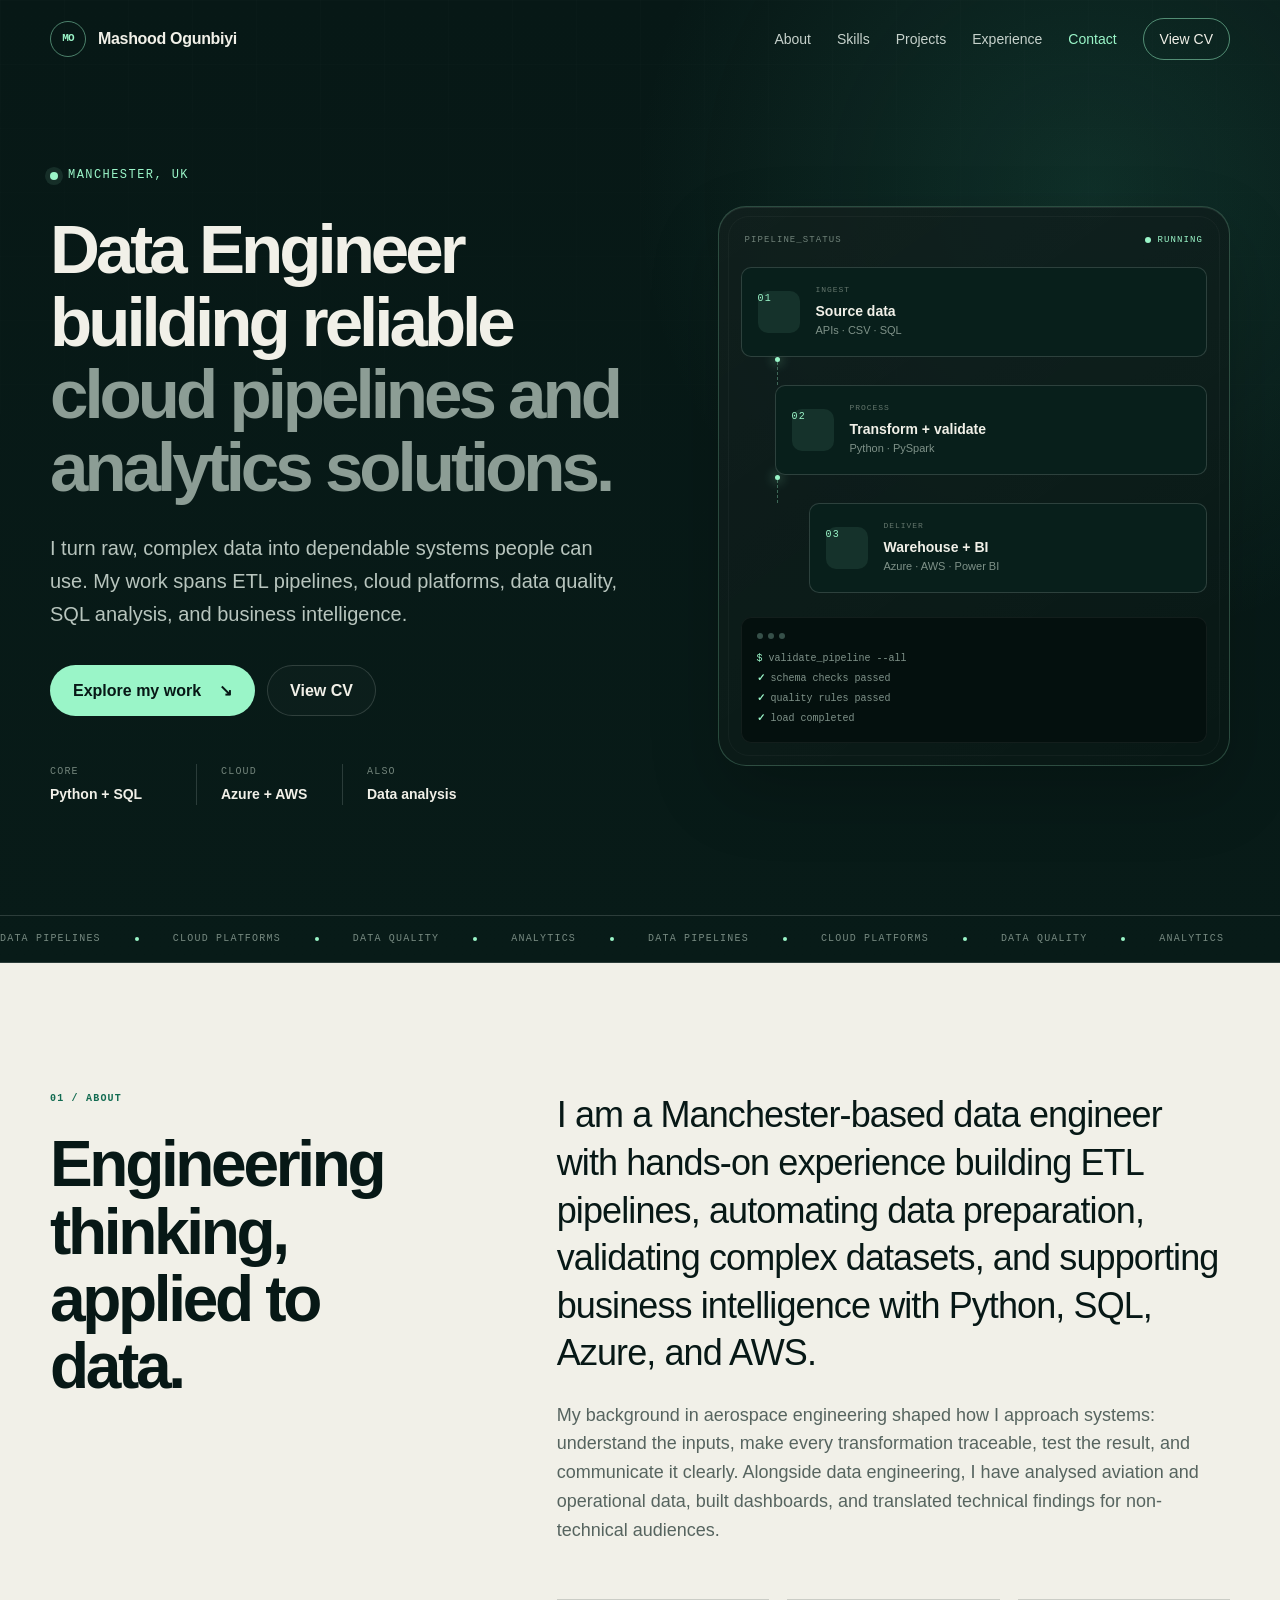
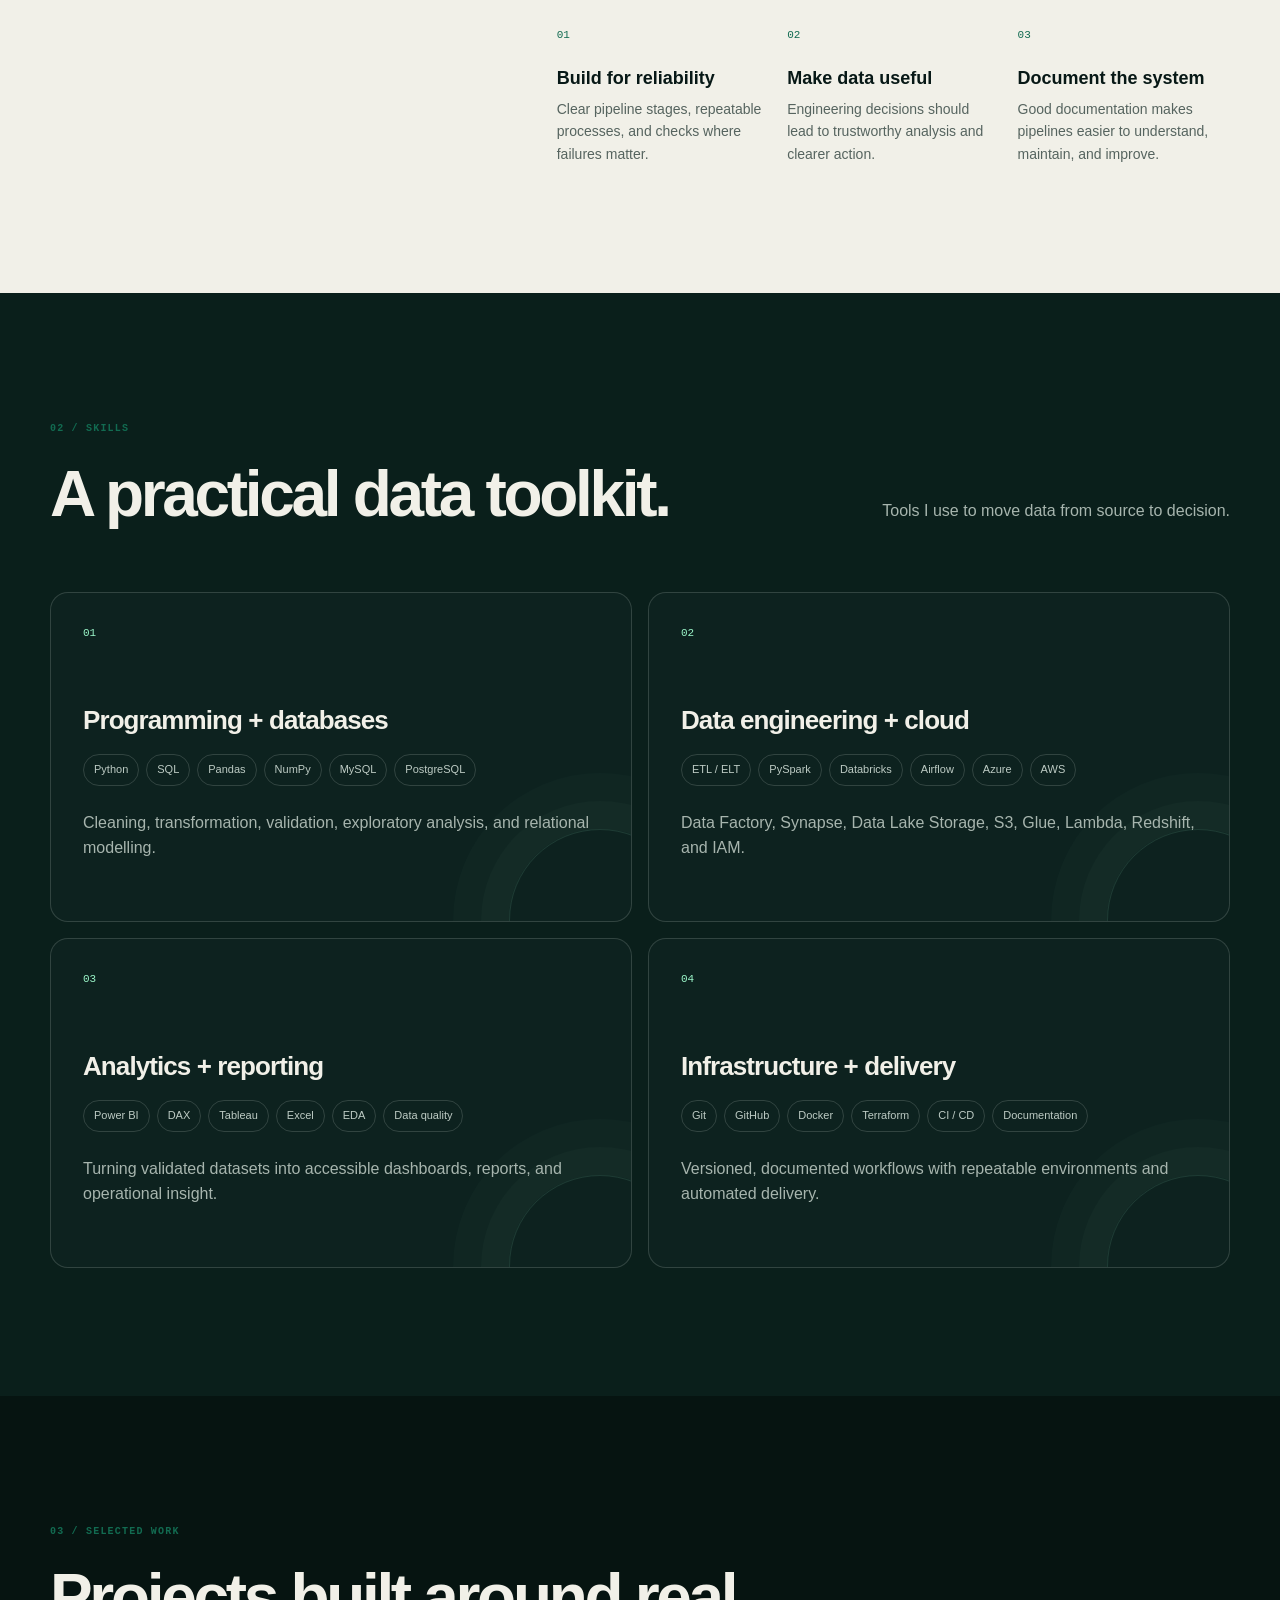
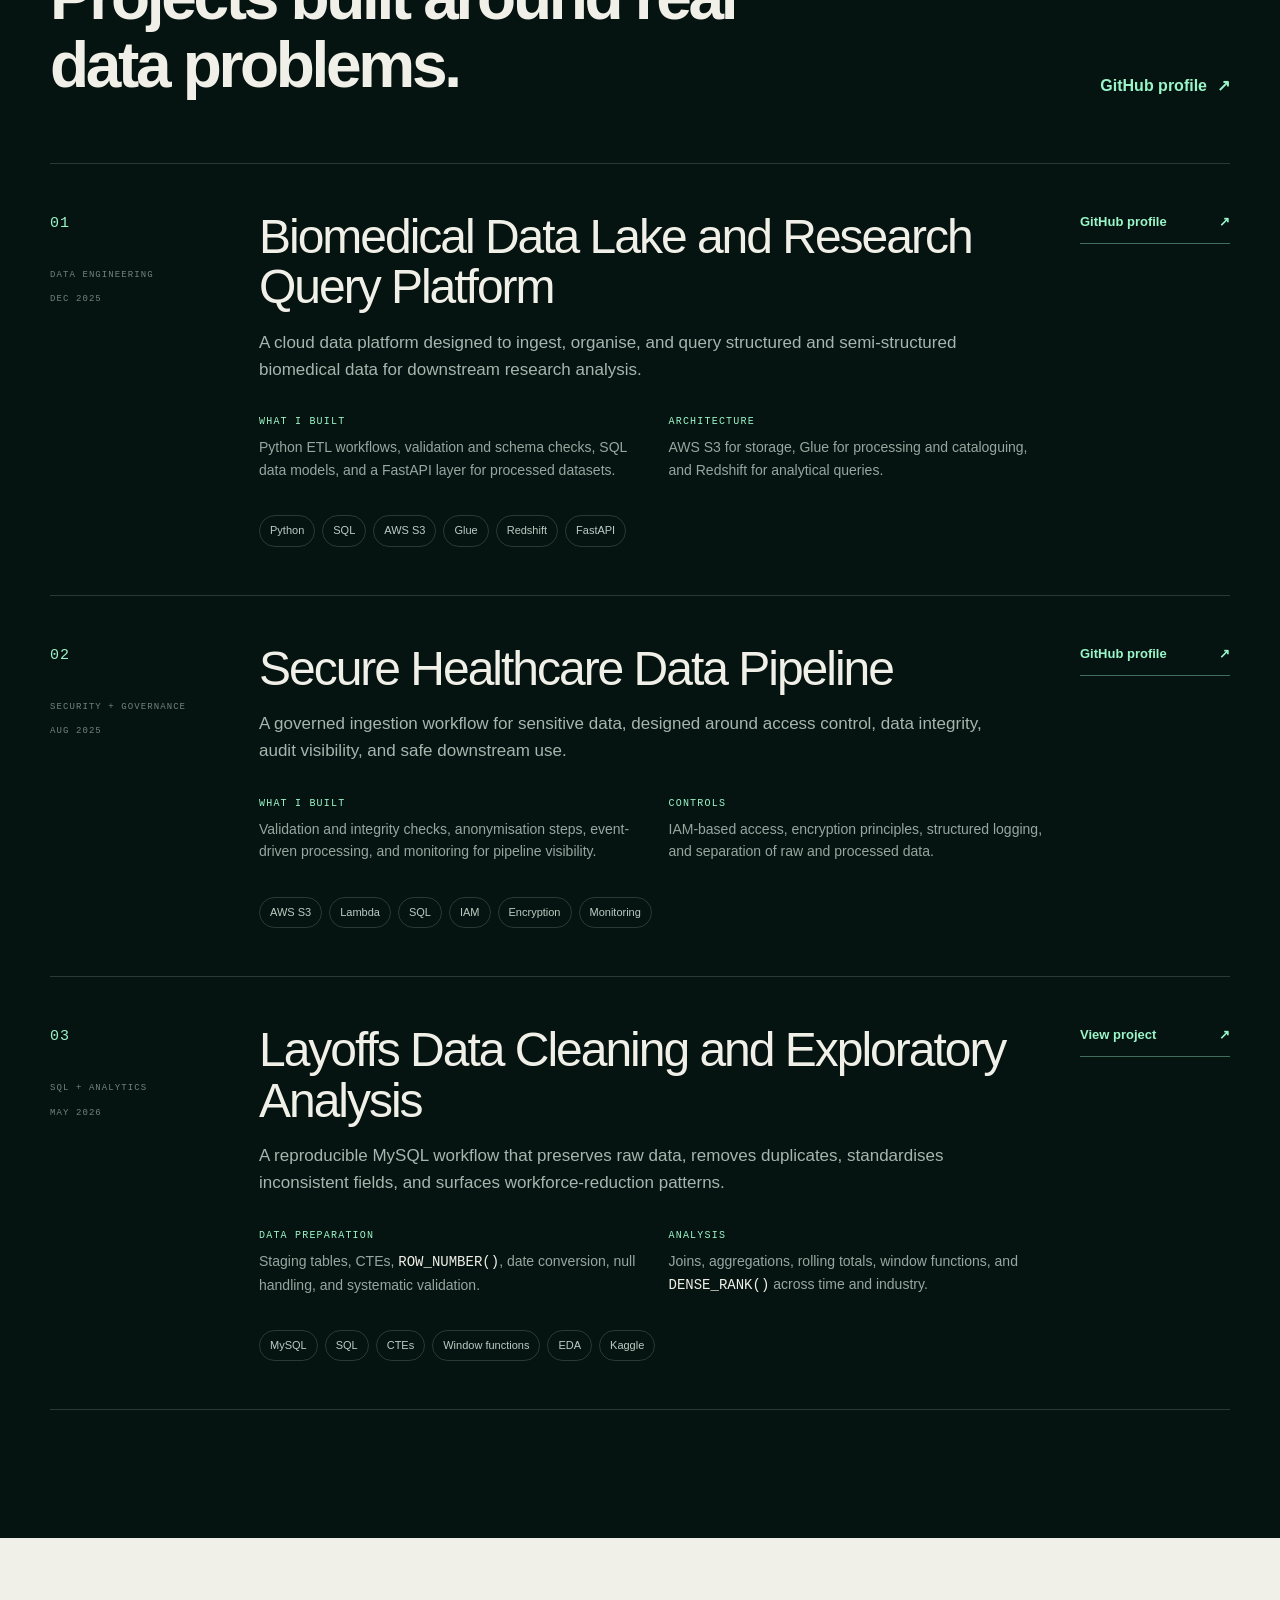
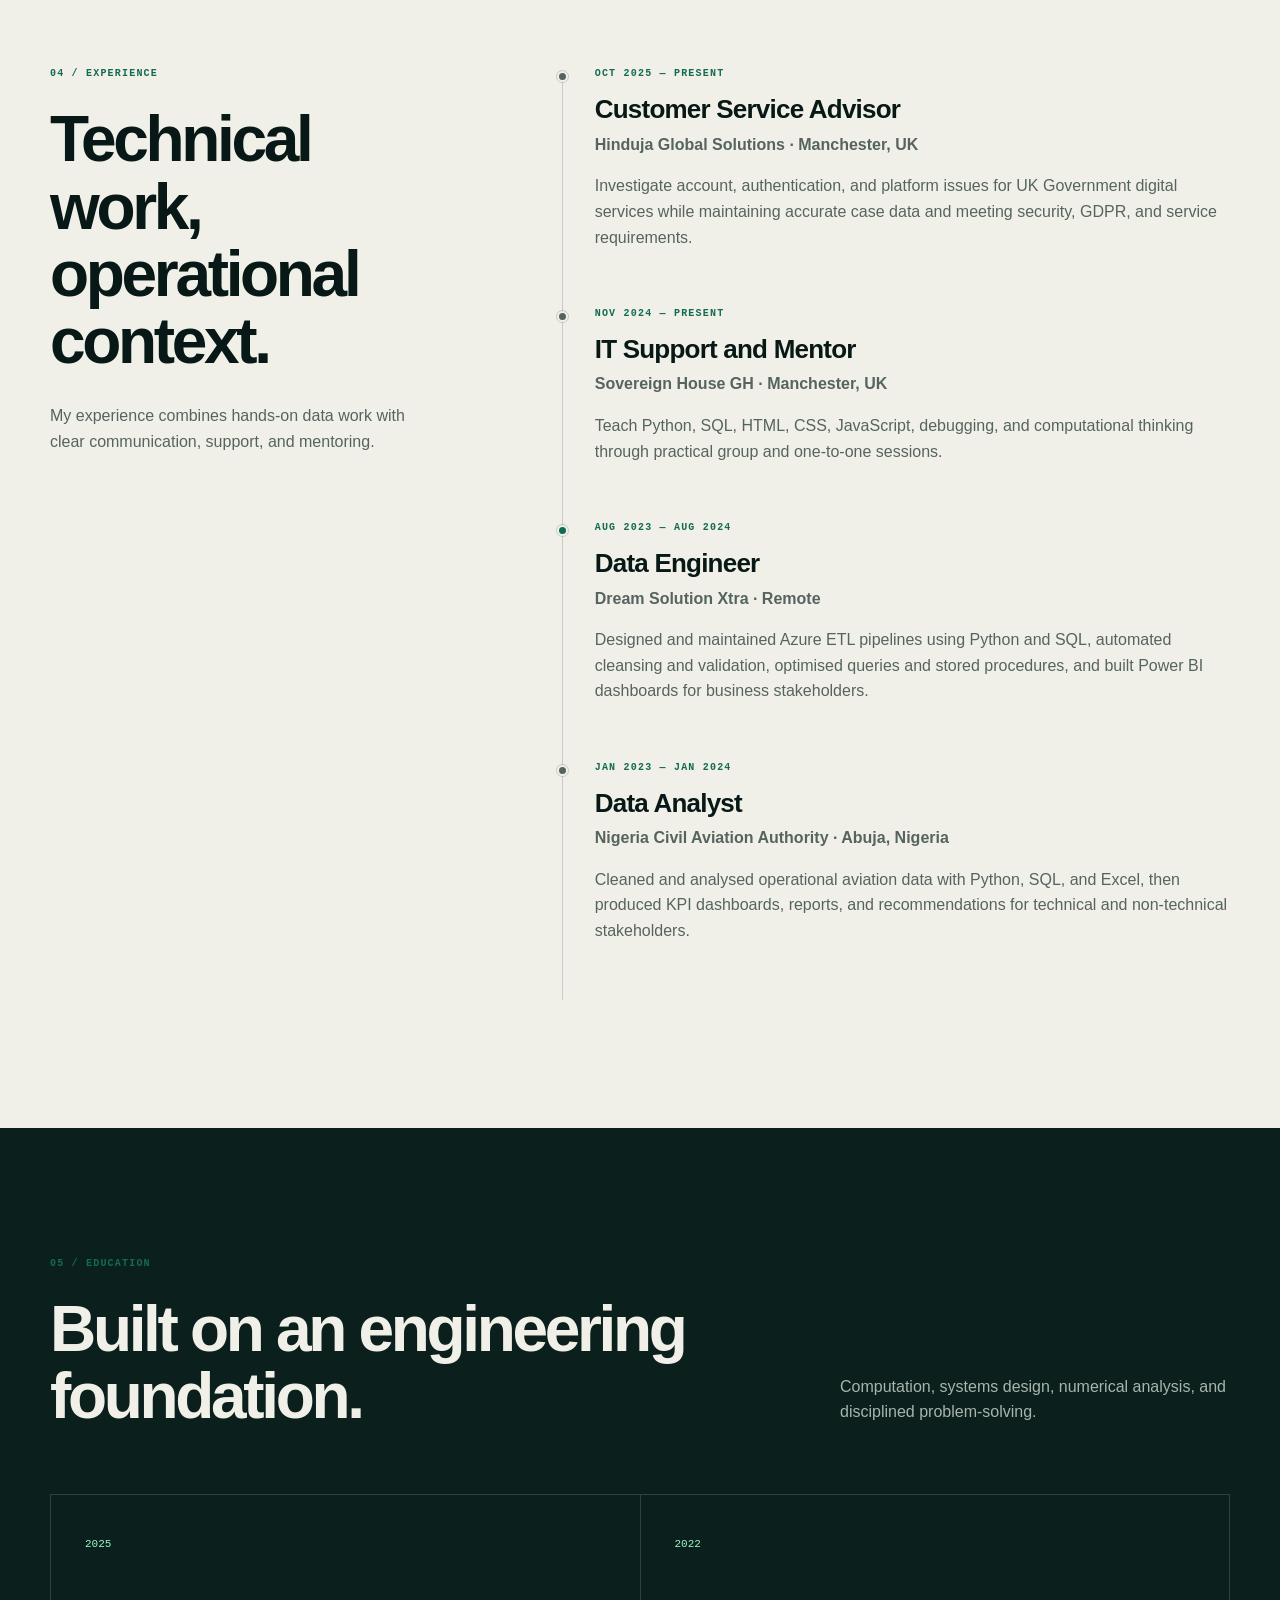
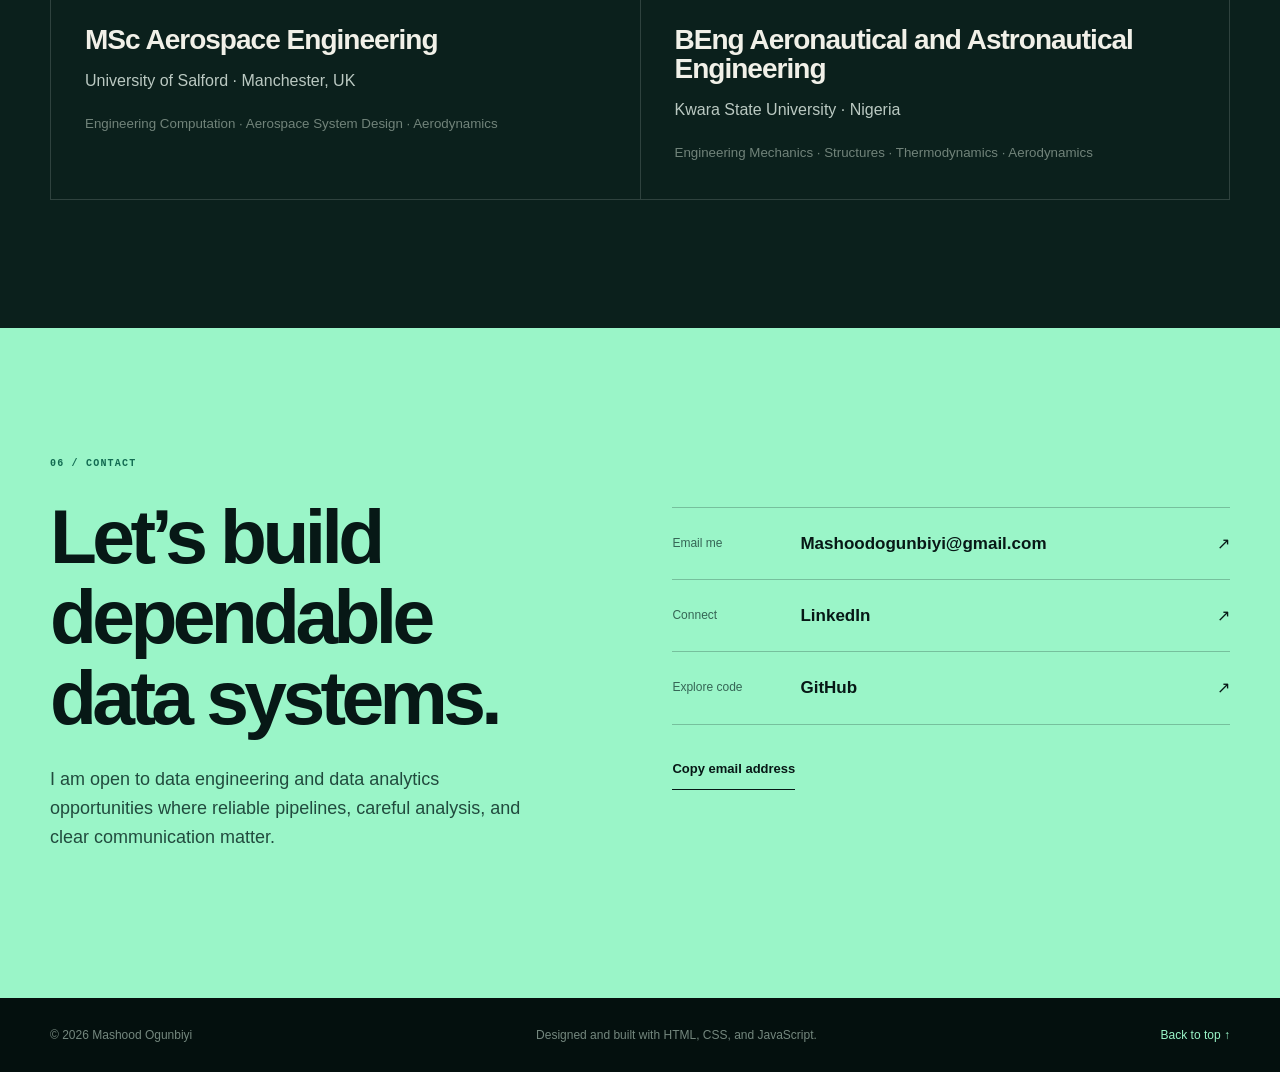
<file: index.html>
<!doctype html>
<html lang="en">
  <head>
    <meta charset="UTF-8" />
    <meta name="viewport" content="width=device-width, initial-scale=1.0" />
    <meta
      name="description"
      content="Portfolio of Mashood Ogunbiyi, a Manchester-based data engineer working with Python, SQL, Azure, AWS, data pipelines, and analytics."
    />
    <meta name="theme-color" content="#071816" />
    <meta property="og:title" content="Mashood Ogunbiyi | Data Engineer" />
    <meta
      property="og:description"
      content="Cloud data pipelines, dependable data platforms, and analytics solutions."
    />
    <meta property="og:type" content="website" />
    <title>Mashood Ogunbiyi | Data Engineer</title>
    <link rel="icon" href="data:image/svg+xml,%3Csvg xmlns='http://www.w3.org/2000/svg' viewBox='0 0 64 64'%3E%3Crect width='64' height='64' rx='32' fill='%23071816'/%3E%3Ctext x='32' y='39' text-anchor='middle' font-family='monospace' font-size='20' fill='%239af5c8'%3EMO%3C/text%3E%3C/svg%3E" />
    <link rel="stylesheet" href="styles.css" />
  </head>
  <body>
    <a class="skip-link" href="#main-content">Skip to main content</a>

    <header class="site-header" data-header>
      <div class="shell header-inner">
        <a class="brand" href="#home" aria-label="Mashood Ogunbiyi, home">
          <span class="brand-mark" aria-hidden="true">MO</span>
          <span class="brand-name">Mashood Ogunbiyi</span>
        </a>

        <button
          class="menu-toggle"
          type="button"
          aria-expanded="false"
          aria-controls="primary-navigation"
          data-menu-toggle
        >
          <span class="sr-only">Toggle navigation</span>
          <span aria-hidden="true"></span>
          <span aria-hidden="true"></span>
        </button>

        <nav class="primary-nav" id="primary-navigation" aria-label="Primary navigation" data-nav>
          <a href="#about">About</a>
          <a href="#skills">Skills</a>
          <a href="#projects">Projects</a>
          <a href="#experience">Experience</a>
          <a href="#contact">Contact</a>
          <a class="nav-cta" href="cv.html">View CV</a>
        </nav>
      </div>
    </header>

    <main id="main-content">
      <section class="hero section" id="home" aria-labelledby="hero-title">
        <div class="hero-grid shell">
          <div class="hero-copy" data-reveal>
            <p class="eyebrow"><span class="status-dot" aria-hidden="true"></span> Manchester, UK</p>
            <h1 id="hero-title">
              Data Engineer building reliable
              <span>cloud pipelines and analytics solutions.</span>
            </h1>
            <p class="hero-intro">
              I turn raw, complex data into dependable systems people can use. My work spans ETL
              pipelines, cloud platforms, data quality, SQL analysis, and business intelligence.
            </p>

            <div class="hero-actions" aria-label="Portfolio actions">
              <a class="button button-primary" href="#projects">
                Explore my work
                <span aria-hidden="true">↘</span>
              </a>
              <a class="button button-secondary" href="cv.html">View CV</a>
            </div>

            <dl class="hero-facts" aria-label="Professional summary">
              <div>
                <dt>Core</dt>
                <dd>Python + SQL</dd>
              </div>
              <div>
                <dt>Cloud</dt>
                <dd>Azure + AWS</dd>
              </div>
              <div>
                <dt>Also</dt>
                <dd>Data analysis</dd>
              </div>
            </dl>
          </div>

          <div class="pipeline-visual" role="img" aria-label="A data pipeline moving from source systems through transformation and validation into a cloud warehouse and dashboard" data-reveal>
            <div class="visual-topline">
              <span>pipeline_status</span>
              <span class="running-label"><i aria-hidden="true"></i> running</span>
            </div>

            <div class="pipeline-flow">
              <div class="pipeline-node node-source">
                <span class="node-icon" aria-hidden="true">01</span>
                <div>
                  <small>INGEST</small>
                  <strong>Source data</strong>
                  <span>APIs · CSV · SQL</span>
                </div>
              </div>

              <div class="connector" aria-hidden="true"><span></span></div>

              <div class="pipeline-node node-transform">
                <span class="node-icon" aria-hidden="true">02</span>
                <div>
                  <small>PROCESS</small>
                  <strong>Transform + validate</strong>
                  <span>Python · PySpark</span>
                </div>
              </div>

              <div class="connector" aria-hidden="true"><span></span></div>

              <div class="pipeline-node node-output">
                <span class="node-icon" aria-hidden="true">03</span>
                <div>
                  <small>DELIVER</small>
                  <strong>Warehouse + BI</strong>
                  <span>Azure · AWS · Power BI</span>
                </div>
              </div>
            </div>

            <div class="terminal-card" aria-hidden="true">
              <div class="terminal-dots"><i></i><i></i><i></i></div>
              <code><span>$</span> validate_pipeline --all</code>
              <code><b>✓</b> schema checks passed</code>
              <code><b>✓</b> quality rules passed</code>
              <code><b>✓</b> load completed</code>
            </div>
          </div>
        </div>

        <div class="hero-marquee" aria-hidden="true">
          <div>
            <span>DATA PIPELINES</span><i></i><span>CLOUD PLATFORMS</span><i></i><span>DATA QUALITY</span><i></i><span>ANALYTICS</span><i></i><span>DATA PIPELINES</span><i></i><span>CLOUD PLATFORMS</span><i></i><span>DATA QUALITY</span><i></i><span>ANALYTICS</span>
          </div>
        </div>
      </section>

      <section class="section section-light" id="about" aria-labelledby="about-title">
        <div class="shell section-grid">
          <div class="section-heading" data-reveal>
            <p class="section-index">01 / About</p>
            <h2 id="about-title">Engineering thinking, applied to data.</h2>
          </div>

          <div class="about-copy" data-reveal>
            <p class="lead">
              I am a Manchester-based data engineer with hands-on experience building ETL pipelines,
              automating data preparation, validating complex datasets, and supporting business
              intelligence with Python, SQL, Azure, and AWS.
            </p>
            <p>
              My background in aerospace engineering shaped how I approach systems: understand the
              inputs, make every transformation traceable, test the result, and communicate it clearly.
              Alongside data engineering, I have analysed aviation and operational data, built dashboards,
              and translated technical findings for non-technical audiences.
            </p>

            <div class="about-principles" aria-label="Working principles">
              <article>
                <span>01</span>
                <h3>Build for reliability</h3>
                <p>Clear pipeline stages, repeatable processes, and checks where failures matter.</p>
              </article>
              <article>
                <span>02</span>
                <h3>Make data useful</h3>
                <p>Engineering decisions should lead to trustworthy analysis and clearer action.</p>
              </article>
              <article>
                <span>03</span>
                <h3>Document the system</h3>
                <p>Good documentation makes pipelines easier to understand, maintain, and improve.</p>
              </article>
            </div>
          </div>
        </div>
      </section>

      <section class="section skills-section" id="skills" aria-labelledby="skills-title">
        <div class="shell">
          <div class="section-heading section-heading-row" data-reveal>
            <div>
              <p class="section-index">02 / Skills</p>
              <h2 id="skills-title">A practical data toolkit.</h2>
            </div>
            <p>Tools I use to move data from source to decision.</p>
          </div>

          <div class="skill-grid">
            <article class="skill-card" data-reveal>
              <div class="skill-number">01</div>
              <h3>Programming + databases</h3>
              <ul class="tag-list" aria-label="Programming and database skills">
                <li>Python</li><li>SQL</li><li>Pandas</li><li>NumPy</li><li>MySQL</li><li>PostgreSQL</li>
              </ul>
              <p>Cleaning, transformation, validation, exploratory analysis, and relational modelling.</p>
            </article>

            <article class="skill-card" data-reveal>
              <div class="skill-number">02</div>
              <h3>Data engineering + cloud</h3>
              <ul class="tag-list" aria-label="Data engineering and cloud skills">
                <li>ETL / ELT</li><li>PySpark</li><li>Databricks</li><li>Airflow</li><li>Azure</li><li>AWS</li>
              </ul>
              <p>Data Factory, Synapse, Data Lake Storage, S3, Glue, Lambda, Redshift, and IAM.</p>
            </article>

            <article class="skill-card" data-reveal>
              <div class="skill-number">03</div>
              <h3>Analytics + reporting</h3>
              <ul class="tag-list" aria-label="Analytics and reporting skills">
                <li>Power BI</li><li>DAX</li><li>Tableau</li><li>Excel</li><li>EDA</li><li>Data quality</li>
              </ul>
              <p>Turning validated datasets into accessible dashboards, reports, and operational insight.</p>
            </article>

            <article class="skill-card" data-reveal>
              <div class="skill-number">04</div>
              <h3>Infrastructure + delivery</h3>
              <ul class="tag-list" aria-label="Infrastructure and delivery skills">
                <li>Git</li><li>GitHub</li><li>Docker</li><li>Terraform</li><li>CI / CD</li><li>Documentation</li>
              </ul>
              <p>Versioned, documented workflows with repeatable environments and automated delivery.</p>
            </article>
          </div>
        </div>
      </section>

      <section class="section section-projects" id="projects" aria-labelledby="projects-title">
        <div class="shell">
          <div class="section-heading section-heading-row" data-reveal>
            <div>
              <p class="section-index">03 / Selected work</p>
              <h2 id="projects-title">Projects built around real data problems.</h2>
            </div>
            <a class="text-link" href="https://github.com/mashoodogunbiyi" target="_blank" rel="noreferrer">
              GitHub profile <span aria-hidden="true">↗</span>
            </a>
          </div>

          <div class="project-list">
            <article class="project-card project-featured" data-reveal>
              <div class="project-meta">
                <span>01</span>
                <span>Data engineering</span>
                <span>Dec 2025</span>
              </div>
              <div class="project-body">
                <div>
                  <h3>Biomedical Data Lake and Research Query Platform</h3>
                  <p>
                    A cloud data platform designed to ingest, organise, and query structured and
                    semi-structured biomedical data for downstream research analysis.
                  </p>
                </div>
                <div class="project-detail-grid">
                  <div>
                    <h4>What I built</h4>
                    <p>Python ETL workflows, validation and schema checks, SQL data models, and a FastAPI layer for processed datasets.</p>
                  </div>
                  <div>
                    <h4>Architecture</h4>
                    <p>AWS S3 for storage, Glue for processing and cataloguing, and Redshift for analytical queries.</p>
                  </div>
                </div>
                <ul class="project-stack" aria-label="Project technology stack">
                  <li>Python</li><li>SQL</li><li>AWS S3</li><li>Glue</li><li>Redshift</li><li>FastAPI</li>
                </ul>
              </div>
              <a class="project-link" href="https://github.com/mashoodogunbiyi" target="_blank" rel="noreferrer" aria-label="View Mashood Ogunbiyi's GitHub profile for the biomedical data lake project">
                <span>GitHub profile</span><span aria-hidden="true">↗</span>
              </a>
            </article>

            <article class="project-card" data-reveal>
              <div class="project-meta">
                <span>02</span>
                <span>Security + governance</span>
                <span>Aug 2025</span>
              </div>
              <div class="project-body">
                <div>
                  <h3>Secure Healthcare Data Pipeline</h3>
                  <p>
                    A governed ingestion workflow for sensitive data, designed around access control,
                    data integrity, audit visibility, and safe downstream use.
                  </p>
                </div>
                <div class="project-detail-grid">
                  <div>
                    <h4>What I built</h4>
                    <p>Validation and integrity checks, anonymisation steps, event-driven processing, and monitoring for pipeline visibility.</p>
                  </div>
                  <div>
                    <h4>Controls</h4>
                    <p>IAM-based access, encryption principles, structured logging, and separation of raw and processed data.</p>
                  </div>
                </div>
                <ul class="project-stack" aria-label="Project technology stack">
                  <li>AWS S3</li><li>Lambda</li><li>SQL</li><li>IAM</li><li>Encryption</li><li>Monitoring</li>
                </ul>
              </div>
              <a class="project-link" href="https://github.com/mashoodogunbiyi" target="_blank" rel="noreferrer" aria-label="View Mashood Ogunbiyi's GitHub profile for the secure healthcare data pipeline project">
                <span>GitHub profile</span><span aria-hidden="true">↗</span>
              </a>
            </article>

            <article class="project-card" data-reveal>
              <div class="project-meta">
                <span>03</span>
                <span>SQL + analytics</span>
                <span>May 2026</span>
              </div>
              <div class="project-body">
                <div>
                  <h3>Layoffs Data Cleaning and Exploratory Analysis</h3>
                  <p>
                    A reproducible MySQL workflow that preserves raw data, removes duplicates,
                    standardises inconsistent fields, and surfaces workforce-reduction patterns.
                  </p>
                </div>
                <div class="project-detail-grid">
                  <div>
                    <h4>Data preparation</h4>
                    <p>Staging tables, CTEs, <code>ROW_NUMBER()</code>, date conversion, null handling, and systematic validation.</p>
                  </div>
                  <div>
                    <h4>Analysis</h4>
                    <p>Joins, aggregations, rolling totals, window functions, and <code>DENSE_RANK()</code> across time and industry.</p>
                  </div>
                </div>
                <ul class="project-stack" aria-label="Project technology stack">
                  <li>MySQL</li><li>SQL</li><li>CTEs</li><li>Window functions</li><li>EDA</li><li>Kaggle</li>
                </ul>
              </div>
              <a class="project-link" href="https://github.com/mashoodogunbiyi/global-layoffs-sql-project" target="_blank" rel="noreferrer" aria-label="View the Layoffs Data Cleaning and Exploratory Analysis project on GitHub">
                <span>View project</span><span aria-hidden="true">↗</span>
              </a>
            </article>
          </div>
        </div>
      </section>

      <section class="section section-light" id="experience" aria-labelledby="experience-title">
        <div class="shell section-grid experience-layout">
          <div class="section-heading" data-reveal>
            <p class="section-index">04 / Experience</p>
            <h2 id="experience-title">Technical work, operational context.</h2>
            <p class="heading-note">My experience combines hands-on data work with clear communication, support, and mentoring.</p>
          </div>

          <div class="timeline">
            <article class="timeline-item" data-reveal>
              <div class="timeline-marker" aria-hidden="true"></div>
              <div class="timeline-date">Oct 2025 — Present</div>
              <h3>Customer Service Advisor</h3>
              <p class="timeline-company">Hinduja Global Solutions · Manchester, UK</p>
              <p>Investigate account, authentication, and platform issues for UK Government digital services while maintaining accurate case data and meeting security, GDPR, and service requirements.</p>
            </article>

            <article class="timeline-item" data-reveal>
              <div class="timeline-marker" aria-hidden="true"></div>
              <div class="timeline-date">Nov 2024 — Present</div>
              <h3>IT Support and Mentor</h3>
              <p class="timeline-company">Sovereign House GH · Manchester, UK</p>
              <p>Teach Python, SQL, HTML, CSS, JavaScript, debugging, and computational thinking through practical group and one-to-one sessions.</p>
            </article>

            <article class="timeline-item timeline-item-accent" data-reveal>
              <div class="timeline-marker" aria-hidden="true"></div>
              <div class="timeline-date">Aug 2023 — Aug 2024</div>
              <h3>Data Engineer</h3>
              <p class="timeline-company">Dream Solution Xtra · Remote</p>
              <p>Designed and maintained Azure ETL pipelines using Python and SQL, automated cleansing and validation, optimised queries and stored procedures, and built Power BI dashboards for business stakeholders.</p>
            </article>

            <article class="timeline-item" data-reveal>
              <div class="timeline-marker" aria-hidden="true"></div>
              <div class="timeline-date">Jan 2023 — Jan 2024</div>
              <h3>Data Analyst</h3>
              <p class="timeline-company">Nigeria Civil Aviation Authority · Abuja, Nigeria</p>
              <p>Cleaned and analysed operational aviation data with Python, SQL, and Excel, then produced KPI dashboards, reports, and recommendations for technical and non-technical stakeholders.</p>
            </article>
          </div>
        </div>
      </section>

      <section class="section education-section" id="education" aria-labelledby="education-title">
        <div class="shell">
          <div class="section-heading section-heading-row" data-reveal>
            <div>
              <p class="section-index">05 / Education</p>
              <h2 id="education-title">Built on an engineering foundation.</h2>
            </div>
            <p>Computation, systems design, numerical analysis, and disciplined problem-solving.</p>
          </div>

          <div class="education-grid">
            <article data-reveal>
              <span>2025</span>
              <h3>MSc Aerospace Engineering</h3>
              <p>University of Salford · Manchester, UK</p>
              <small>Engineering Computation · Aerospace System Design · Aerodynamics</small>
            </article>
            <article data-reveal>
              <span>2022</span>
              <h3>BEng Aeronautical and Astronautical Engineering</h3>
              <p>Kwara State University · Nigeria</p>
              <small>Engineering Mechanics · Structures · Thermodynamics · Aerodynamics</small>
            </article>
          </div>
        </div>
      </section>

      <section class="section contact-section" id="contact" aria-labelledby="contact-title">
        <div class="shell contact-grid">
          <div data-reveal>
            <p class="section-index">06 / Contact</p>
            <h2 id="contact-title">Let’s build dependable data systems.</h2>
            <p>
              I am open to data engineering and data analytics opportunities where reliable pipelines,
              careful analysis, and clear communication matter.
            </p>
          </div>

          <div class="contact-actions" data-reveal>
            <a class="contact-link" href="mailto:mashoodogunbiyi@gmail.com">
              <span>Email me</span>
              <strong>Mashoodogunbiyi@gmail.com</strong>
              <i aria-hidden="true">↗</i>
            </a>
            <a class="contact-link" href="https://www.linkedin.com/in/ogunbiyi-mashood" target="_blank" rel="noreferrer">
              <span>Connect</span>
              <strong>LinkedIn</strong>
              <i aria-hidden="true">↗</i>
            </a>
            <a class="contact-link" href="https://github.com/mashoodogunbiyi" target="_blank" rel="noreferrer">
              <span>Explore code</span>
              <strong>GitHub</strong>
              <i aria-hidden="true">↗</i>
            </a>
            <button class="copy-button" type="button" data-copy-email>
              Copy email address
            </button>
            <p class="copy-status" role="status" aria-live="polite" data-copy-status></p>
          </div>
        </div>
      </section>
    </main>

    <footer class="site-footer">
      <div class="shell footer-inner">
        <p>© <span data-year></span> Mashood Ogunbiyi</p>
        <p>Designed and built with HTML, CSS, and JavaScript.</p>
        <a href="#home">Back to top <span aria-hidden="true">↑</span></a>
      </div>
    </footer>

    <script src="script.js"></script>
  </body>
</html>
</file>
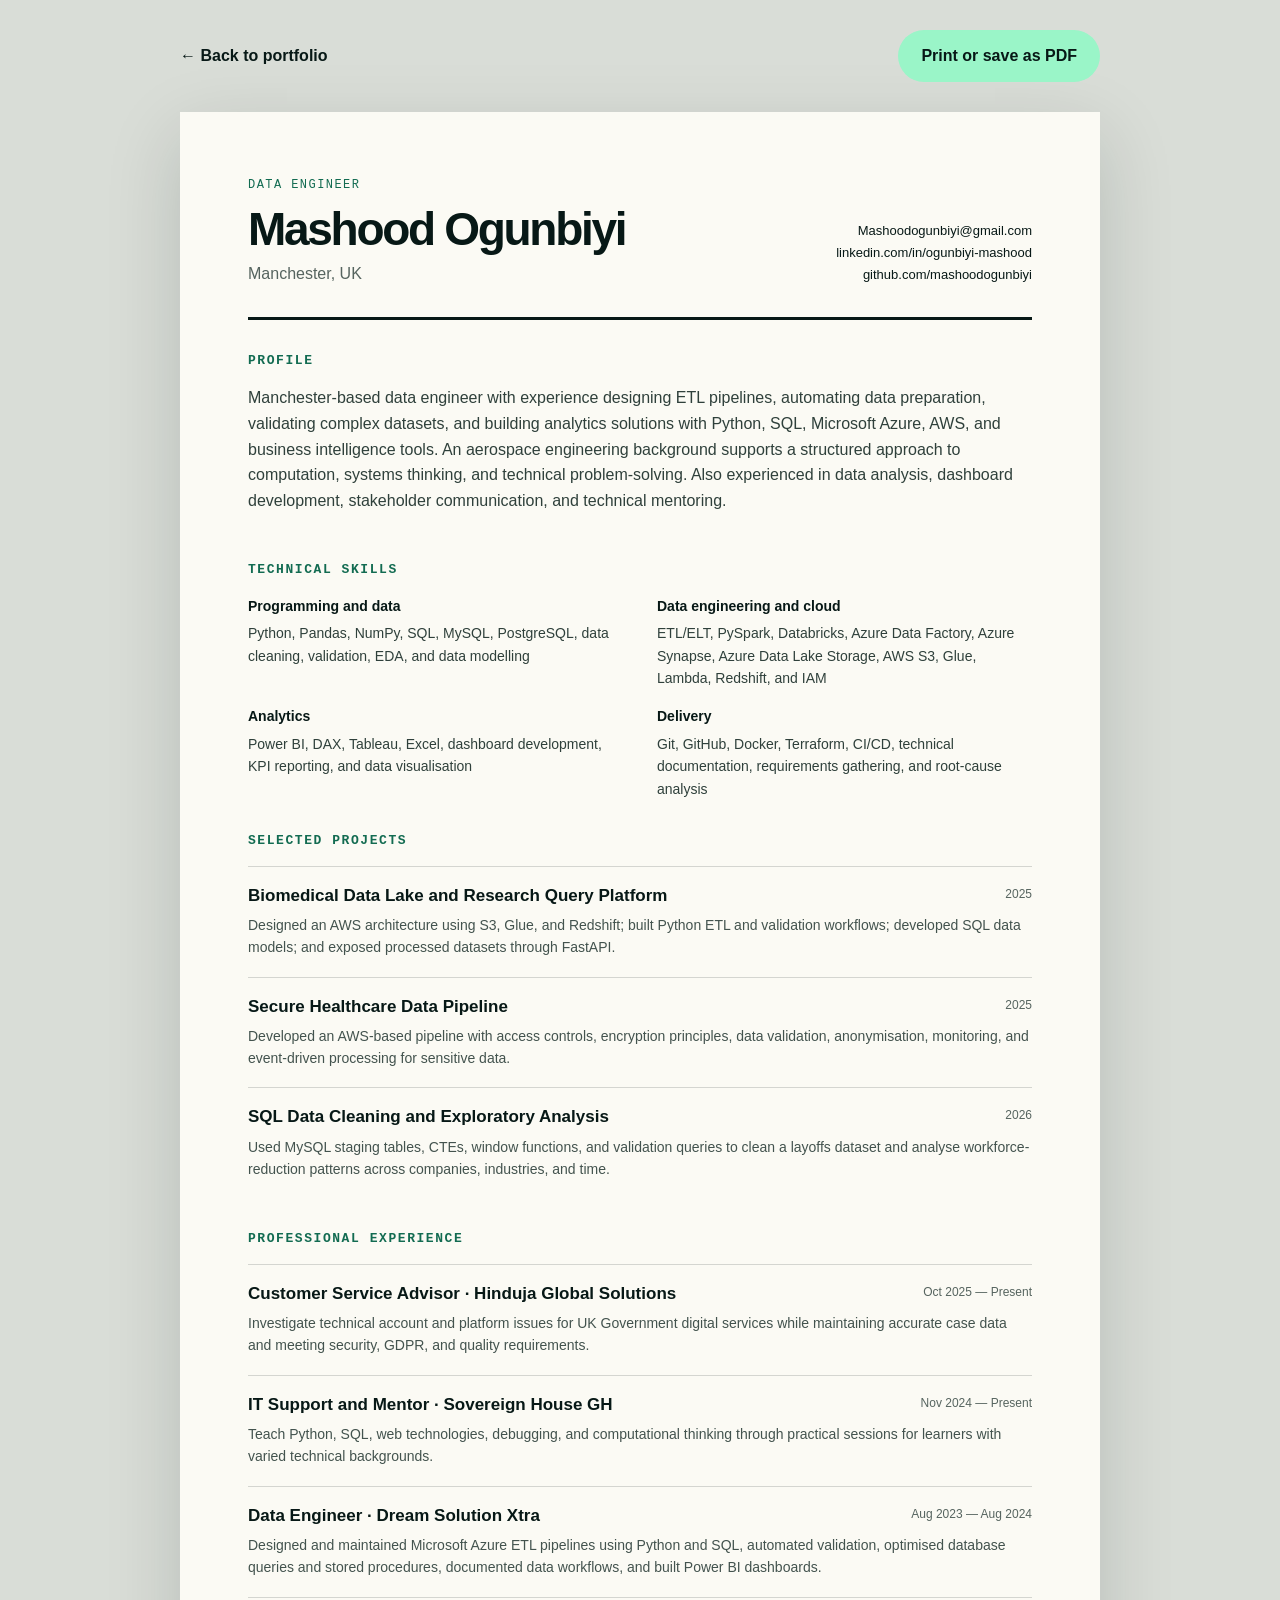
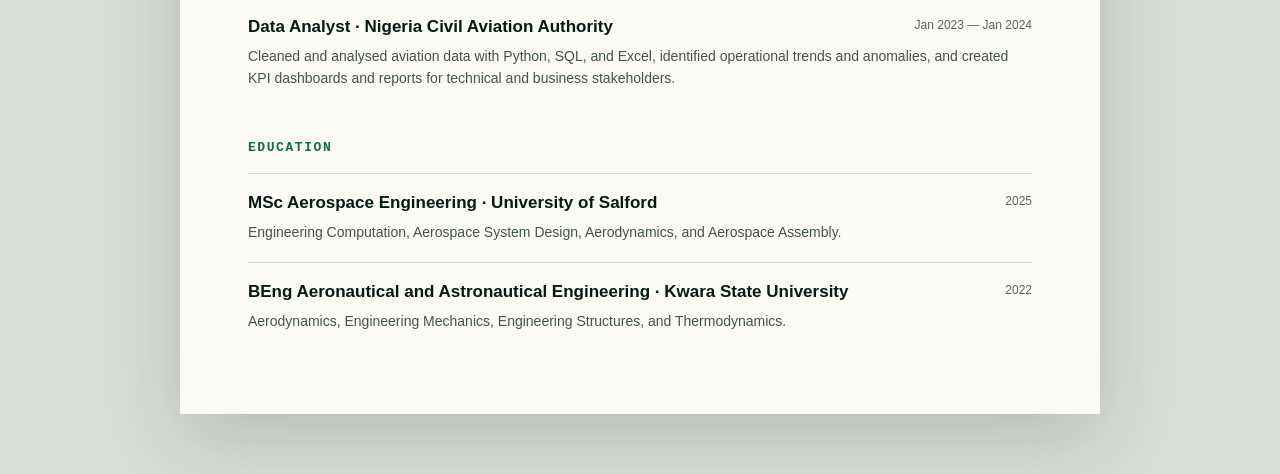
<file: cv.html>
<!doctype html>
<html lang="en">
  <head>
    <meta charset="UTF-8" />
    <meta name="viewport" content="width=device-width, initial-scale=1.0" />
    <meta name="description" content="Professional CV of Mashood Ogunbiyi, Data Engineer." />
    <meta name="theme-color" content="#f4f4ee" />
    <title>CV | Mashood Ogunbiyi</title>
    <link rel="icon" href="data:image/svg+xml,%3Csvg xmlns='http://www.w3.org/2000/svg' viewBox='0 0 64 64'%3E%3Crect width='64' height='64' rx='32' fill='%23071816'/%3E%3Ctext x='32' y='39' text-anchor='middle' font-family='monospace' font-size='20' fill='%239af5c8'%3EMO%3C/text%3E%3C/svg%3E" />
    <link rel="stylesheet" href="styles.css" />
  </head>
  <body class="cv-page">
    <a class="skip-link" href="#cv-content">Skip to CV</a>

    <div class="cv-toolbar" aria-label="CV actions">
      <a href="index.html">← Back to portfolio</a>
      <button class="button button-primary" type="button" data-print-cv>Print or save as PDF</button>
    </div>

    <main class="cv-document" id="cv-content">
      <header class="cv-header">
        <div>
          <p class="eyebrow">Data Engineer</p>
          <h1>Mashood Ogunbiyi</h1>
          <p>Manchester, UK</p>
        </div>
        <address>
          <a href="mailto:mashoodogunbiyi@gmail.com">Mashoodogunbiyi@gmail.com</a>
          <a href="https://www.linkedin.com/in/ogunbiyi-mashood">linkedin.com/in/ogunbiyi-mashood</a>
          <a href="https://github.com/mashoodogunbiyi">github.com/mashoodogunbiyi</a>
        </address>
      </header>

      <section class="cv-section" aria-labelledby="cv-profile">
        <h2 id="cv-profile">Profile</h2>
        <p>
          Manchester-based data engineer with experience designing ETL pipelines, automating data
          preparation, validating complex datasets, and building analytics solutions with Python,
          SQL, Microsoft Azure, AWS, and business intelligence tools. An aerospace engineering
          background supports a structured approach to computation, systems thinking, and technical
          problem-solving. Also experienced in data analysis, dashboard development, stakeholder
          communication, and technical mentoring.
        </p>
      </section>

      <section class="cv-section" aria-labelledby="cv-skills">
        <h2 id="cv-skills">Technical Skills</h2>
        <div class="cv-skill-grid">
          <p><strong>Programming and data</strong> Python, Pandas, NumPy, SQL, MySQL, PostgreSQL, data cleaning, validation, EDA, and data modelling</p>
          <p><strong>Data engineering and cloud</strong> ETL/ELT, PySpark, Databricks, Azure Data Factory, Azure Synapse, Azure Data Lake Storage, AWS S3, Glue, Lambda, Redshift, and IAM</p>
          <p><strong>Analytics</strong> Power BI, DAX, Tableau, Excel, dashboard development, KPI reporting, and data visualisation</p>
          <p><strong>Delivery</strong> Git, GitHub, Docker, Terraform, CI/CD, technical documentation, requirements gathering, and root-cause analysis</p>
        </div>
      </section>

      <section class="cv-section" aria-labelledby="cv-projects">
        <h2 id="cv-projects">Selected Projects</h2>
        <article class="cv-entry">
          <div class="cv-entry-heading">
            <h3>Biomedical Data Lake and Research Query Platform</h3>
            <span>2025</span>
          </div>
          <p>Designed an AWS architecture using S3, Glue, and Redshift; built Python ETL and validation workflows; developed SQL data models; and exposed processed datasets through FastAPI.</p>
        </article>
        <article class="cv-entry">
          <div class="cv-entry-heading">
            <h3>Secure Healthcare Data Pipeline</h3>
            <span>2025</span>
          </div>
          <p>Developed an AWS-based pipeline with access controls, encryption principles, data validation, anonymisation, monitoring, and event-driven processing for sensitive data.</p>
        </article>
        <article class="cv-entry">
          <div class="cv-entry-heading">
            <h3>SQL Data Cleaning and Exploratory Analysis</h3>
            <span>2026</span>
          </div>
          <p>Used MySQL staging tables, CTEs, window functions, and validation queries to clean a layoffs dataset and analyse workforce-reduction patterns across companies, industries, and time.</p>
        </article>
      </section>

      <section class="cv-section" aria-labelledby="cv-experience">
        <h2 id="cv-experience">Professional Experience</h2>
        <article class="cv-entry">
          <div class="cv-entry-heading"><h3>Customer Service Advisor · Hinduja Global Solutions</h3><span>Oct 2025 — Present</span></div>
          <p>Investigate technical account and platform issues for UK Government digital services while maintaining accurate case data and meeting security, GDPR, and quality requirements.</p>
        </article>
        <article class="cv-entry">
          <div class="cv-entry-heading"><h3>IT Support and Mentor · Sovereign House GH</h3><span>Nov 2024 — Present</span></div>
          <p>Teach Python, SQL, web technologies, debugging, and computational thinking through practical sessions for learners with varied technical backgrounds.</p>
        </article>
        <article class="cv-entry">
          <div class="cv-entry-heading"><h3>Data Engineer · Dream Solution Xtra</h3><span>Aug 2023 — Aug 2024</span></div>
          <p>Designed and maintained Microsoft Azure ETL pipelines using Python and SQL, automated validation, optimised database queries and stored procedures, documented data workflows, and built Power BI dashboards.</p>
        </article>
        <article class="cv-entry">
          <div class="cv-entry-heading"><h3>Data Analyst · Nigeria Civil Aviation Authority</h3><span>Jan 2023 — Jan 2024</span></div>
          <p>Cleaned and analysed aviation data with Python, SQL, and Excel, identified operational trends and anomalies, and created KPI dashboards and reports for technical and business stakeholders.</p>
        </article>
      </section>

      <section class="cv-section" aria-labelledby="cv-education">
        <h2 id="cv-education">Education</h2>
        <article class="cv-entry">
          <div class="cv-entry-heading"><h3>MSc Aerospace Engineering · University of Salford</h3><span>2025</span></div>
          <p>Engineering Computation, Aerospace System Design, Aerodynamics, and Aerospace Assembly.</p>
        </article>
        <article class="cv-entry">
          <div class="cv-entry-heading"><h3>BEng Aeronautical and Astronautical Engineering · Kwara State University</h3><span>2022</span></div>
          <p>Aerodynamics, Engineering Mechanics, Engineering Structures, and Thermodynamics.</p>
        </article>
      </section>
    </main>

    <script src="script.js"></script>
  </body>
</html>
</file>
<file: styles.css>
:root {
  color-scheme: dark;
  --ink: #071816;
  --ink-soft: #102723;
  --ink-card: #0d221f;
  --paper: #f1f0e8;
  --paper-strong: #fbfaf4;
  --muted: #a7b5ae;
  --muted-dark: #56645f;
  --line: rgba(232, 242, 235, 0.16);
  --line-dark: rgba(7, 24, 22, 0.16);
  --mint: #9af5c8;
  --mint-dark: #126b51;
  --shell: min(1180px, calc(100% - 40px));
  --radius-sm: 10px;
  --radius-md: 18px;
  --radius-lg: 28px;
  --shadow: 0 28px 70px rgba(0, 0, 0, 0.2);
}

* {
  box-sizing: border-box;
}

html {
  scroll-behavior: smooth;
  scroll-padding-top: 88px;
}

body {
  margin: 0;
  min-width: 320px;
  background: var(--ink);
  color: var(--paper);
  font-family: "Avenir Next", Avenir, "Segoe UI", Helvetica, Arial, sans-serif;
  font-size: 16px;
  line-height: 1.6;
  -webkit-font-smoothing: antialiased;
}

body.menu-open {
  overflow: hidden;
}

::selection {
  background: var(--mint);
  color: var(--ink);
}

a {
  color: inherit;
  text-decoration: none;
}

button,
a {
  -webkit-tap-highlight-color: transparent;
}

button,
input,
textarea {
  font: inherit;
}

button {
  color: inherit;
}

img,
svg {
  display: block;
  max-width: 100%;
}

h1,
h2,
h3,
h4,
p {
  margin-top: 0;
}

h1,
h2,
h3,
h4 {
  line-height: 1.05;
}

.shell {
  width: var(--shell);
  margin-inline: auto;
}

.sr-only {
  position: absolute;
  width: 1px;
  height: 1px;
  padding: 0;
  margin: -1px;
  overflow: hidden;
  clip: rect(0, 0, 0, 0);
  white-space: nowrap;
  border: 0;
}

.skip-link {
  position: fixed;
  z-index: 1000;
  top: 12px;
  left: 12px;
  padding: 10px 16px;
  background: var(--mint);
  color: var(--ink);
  border-radius: 6px;
  transform: translateY(-160%);
  transition: transform 180ms ease;
}

.skip-link:focus {
  transform: translateY(0);
}

:focus-visible {
  outline: 3px solid var(--mint);
  outline-offset: 4px;
}

.site-header {
  position: fixed;
  z-index: 100;
  top: 0;
  left: 0;
  width: 100%;
  border-bottom: 1px solid transparent;
  transition: background 220ms ease, border-color 220ms ease, backdrop-filter 220ms ease;
}

.site-header.is-scrolled {
  background: rgba(7, 24, 22, 0.84);
  border-color: var(--line);
  backdrop-filter: blur(18px);
}

.header-inner {
  min-height: 78px;
  display: flex;
  align-items: center;
  justify-content: space-between;
  gap: 32px;
}

.brand {
  display: inline-flex;
  align-items: center;
  gap: 12px;
  font-weight: 700;
  letter-spacing: -0.02em;
}

.brand-mark {
  display: grid;
  place-items: center;
  width: 36px;
  height: 36px;
  border: 1px solid rgba(154, 245, 200, 0.48);
  border-radius: 50%;
  color: var(--mint);
  font-family: ui-monospace, SFMono-Regular, Menlo, Consolas, monospace;
  font-size: 11px;
  letter-spacing: -0.08em;
}

.primary-nav {
  display: flex;
  align-items: center;
  gap: 26px;
}

.primary-nav a {
  color: #c7d2cc;
  font-size: 14px;
  transition: color 160ms ease;
}

.primary-nav a:hover,
.primary-nav a.is-active {
  color: var(--mint);
}

.primary-nav .nav-cta {
  padding: 9px 16px;
  border: 1px solid rgba(154, 245, 200, 0.5);
  border-radius: 999px;
  color: var(--paper);
}

.primary-nav .nav-cta:hover {
  background: var(--mint);
  color: var(--ink);
}

.menu-toggle {
  display: none;
  width: 44px;
  height: 44px;
  padding: 0;
  border: 1px solid var(--line);
  border-radius: 50%;
  background: transparent;
}

.menu-toggle > span:not(.sr-only) {
  display: block;
  width: 18px;
  height: 1px;
  margin: 5px auto;
  background: currentColor;
  transition: transform 180ms ease;
}

.menu-toggle[aria-expanded="true"] > span:nth-of-type(2) {
  transform: translateY(3px) rotate(45deg);
}

.menu-toggle[aria-expanded="true"] > span:nth-of-type(3) {
  transform: translateY(-3px) rotate(-45deg);
}

.section {
  position: relative;
  padding: 128px 0;
}

.hero {
  padding-top: 166px;
  padding-bottom: 0;
  overflow: hidden;
  background:
    radial-gradient(circle at 85% 20%, rgba(67, 185, 152, 0.14), transparent 34%),
    linear-gradient(180deg, #071816 0%, #081b18 100%);
}

.hero::before {
  position: absolute;
  inset: 0;
  content: "";
  opacity: 0.25;
  pointer-events: none;
  background-image:
    linear-gradient(rgba(255, 255, 255, 0.04) 1px, transparent 1px),
    linear-gradient(90deg, rgba(255, 255, 255, 0.04) 1px, transparent 1px);
  background-size: 64px 64px;
  mask-image: linear-gradient(to bottom, black, transparent 78%);
}

.hero-grid {
  position: relative;
  z-index: 1;
  display: grid;
  grid-template-columns: minmax(0, 1.06fr) minmax(400px, 0.94fr);
  align-items: center;
  gap: clamp(48px, 7vw, 100px);
  min-height: 600px;
  padding-bottom: 110px;
}

.eyebrow,
.section-index,
.timeline-date,
.project-meta,
.visual-topline,
.node-icon,
.pipeline-node small {
  font-family: ui-monospace, SFMono-Regular, Menlo, Consolas, monospace;
  text-transform: uppercase;
  letter-spacing: 0.12em;
}

.eyebrow {
  display: flex;
  align-items: center;
  gap: 10px;
  margin-bottom: 28px;
  color: var(--mint);
  font-size: 12px;
}

.status-dot {
  position: relative;
  width: 8px;
  height: 8px;
  border-radius: 50%;
  background: var(--mint);
  box-shadow: 0 0 0 5px rgba(154, 245, 200, 0.1);
}

.hero h1 {
  max-width: 760px;
  margin-bottom: 28px;
  font-size: clamp(48px, 5.4vw, 74px);
  font-weight: 600;
  letter-spacing: -0.058em;
}

.hero h1 span {
  display: block;
  color: #8c9d95;
}

.hero-intro {
  max-width: 640px;
  margin-bottom: 34px;
  color: #b8c5be;
  font-size: clamp(17px, 1.7vw, 20px);
  line-height: 1.65;
}

.hero-actions {
  display: flex;
  flex-wrap: wrap;
  gap: 12px;
}

.button {
  display: inline-flex;
  min-height: 50px;
  align-items: center;
  justify-content: center;
  gap: 18px;
  padding: 12px 22px;
  border: 1px solid transparent;
  border-radius: 999px;
  cursor: pointer;
  font-weight: 700;
  transition: transform 160ms ease, background 160ms ease, border-color 160ms ease;
}

.button:hover {
  transform: translateY(-2px);
}

.button-primary {
  background: var(--mint);
  color: var(--ink);
}

.button-primary:hover {
  background: #b6fbd8;
}

.button-secondary {
  border-color: var(--line);
  background: rgba(255, 255, 255, 0.02);
}

.button-secondary:hover {
  border-color: rgba(154, 245, 200, 0.5);
}

.hero-facts {
  display: flex;
  flex-wrap: wrap;
  gap: 0;
  margin: 48px 0 0;
}

.hero-facts div {
  min-width: 146px;
  padding: 0 24px;
  border-left: 1px solid var(--line);
}

.hero-facts div:first-child {
  padding-left: 0;
  border-left: 0;
}

.hero-facts dt {
  margin-bottom: 3px;
  color: #71837a;
  font-family: ui-monospace, SFMono-Regular, Menlo, Consolas, monospace;
  font-size: 10px;
  letter-spacing: 0.12em;
  text-transform: uppercase;
}

.hero-facts dd {
  margin: 0;
  font-size: 14px;
  font-weight: 700;
}

.pipeline-visual {
  position: relative;
  padding: 22px;
  border: 1px solid rgba(154, 245, 200, 0.22);
  border-radius: var(--radius-lg);
  background:
    linear-gradient(145deg, rgba(255, 255, 255, 0.045), rgba(255, 255, 255, 0.012)),
    rgba(5, 20, 18, 0.8);
  box-shadow: var(--shadow), inset 0 1px rgba(255, 255, 255, 0.08);
}

.pipeline-visual::after {
  position: absolute;
  inset: 9px;
  content: "";
  border: 1px solid rgba(255, 255, 255, 0.035);
  border-radius: 21px;
  pointer-events: none;
}

.visual-topline {
  display: flex;
  justify-content: space-between;
  padding: 4px 4px 20px;
  color: #71837a;
  font-size: 9px;
}

.running-label {
  display: inline-flex;
  align-items: center;
  gap: 7px;
  color: var(--mint);
}

.running-label i {
  width: 6px;
  height: 6px;
  border-radius: 50%;
  background: var(--mint);
  animation: pulse 1.8s infinite;
}

.pipeline-flow {
  position: relative;
}

.pipeline-node {
  position: relative;
  z-index: 2;
  display: flex;
  align-items: center;
  gap: 16px;
  padding: 16px;
  border: 1px solid var(--line);
  border-radius: var(--radius-sm);
  background: rgba(9, 32, 28, 0.94);
}

.pipeline-node:nth-of-type(3) {
  margin-left: 34px;
}

.pipeline-node:nth-of-type(5) {
  margin-left: 68px;
}

.node-icon {
  display: grid;
  flex: 0 0 auto;
  place-items: center;
  width: 42px;
  height: 42px;
  border-radius: 10px;
  background: rgba(154, 245, 200, 0.09);
  color: var(--mint);
  font-size: 10px;
}

.pipeline-node small,
.pipeline-node span {
  display: block;
}

.pipeline-node small {
  margin-bottom: 3px;
  color: #64766d;
  font-size: 8px;
}

.pipeline-node strong {
  display: block;
  font-size: 14px;
}

.pipeline-node div > span {
  color: #7f9289;
  font-size: 11px;
}

.connector {
  position: relative;
  height: 28px;
  margin-left: 36px;
  border-left: 1px dashed rgba(154, 245, 200, 0.35);
}

.connector span {
  position: absolute;
  left: -3px;
  top: 0;
  width: 5px;
  height: 5px;
  border-radius: 50%;
  background: var(--mint);
  box-shadow: 0 0 12px var(--mint);
  animation: packet 2.2s infinite linear;
}

.terminal-card {
  margin-top: 24px;
  padding: 16px;
  border-radius: var(--radius-sm);
  background: #04100e;
  box-shadow: inset 0 0 0 1px rgba(255, 255, 255, 0.06);
}

.terminal-dots {
  display: flex;
  gap: 5px;
  margin-bottom: 12px;
}

.terminal-dots i {
  width: 6px;
  height: 6px;
  border-radius: 50%;
  background: #365049;
}

.terminal-card code {
  display: block;
  margin-top: 4px;
  color: #80938a;
  font-family: ui-monospace, SFMono-Regular, Menlo, Consolas, monospace;
  font-size: 10px;
}

.terminal-card code span,
.terminal-card code b {
  color: var(--mint);
}

.hero-marquee {
  position: relative;
  z-index: 1;
  width: 100%;
  overflow: hidden;
  border-top: 1px solid var(--line);
  border-bottom: 1px solid var(--line);
  color: #768980;
  font-family: ui-monospace, SFMono-Regular, Menlo, Consolas, monospace;
  font-size: 10px;
  letter-spacing: 0.12em;
  white-space: nowrap;
}

.hero-marquee > div {
  display: flex;
  width: max-content;
  align-items: center;
  gap: 34px;
  padding: 15px 0;
  animation: marquee 30s linear infinite;
}

.hero-marquee i {
  width: 4px;
  height: 4px;
  border-radius: 50%;
  background: var(--mint);
}

.section-light {
  background: var(--paper);
  color: var(--ink);
}

.section-grid {
  display: grid;
  grid-template-columns: minmax(240px, 0.72fr) minmax(0, 1.28fr);
  gap: clamp(64px, 10vw, 160px);
}

.section-index {
  margin-bottom: 24px;
  color: var(--mint-dark);
  font-size: 10px;
  font-weight: 700;
}

.section-heading h2 {
  max-width: 700px;
  margin-bottom: 0;
  font-size: clamp(38px, 5vw, 64px);
  font-weight: 600;
  letter-spacing: -0.052em;
}

.section-heading-row {
  display: flex;
  align-items: end;
  justify-content: space-between;
  gap: 48px;
  margin-bottom: 64px;
}

.section-heading-row > p,
.heading-note {
  max-width: 390px;
  margin-bottom: 5px;
  color: var(--muted);
}

.section-light .heading-note {
  color: var(--muted-dark);
}

.about-copy .lead {
  margin-bottom: 24px;
  font-size: clamp(24px, 3vw, 36px);
  line-height: 1.32;
  letter-spacing: -0.025em;
}

.about-copy > p:not(.lead) {
  max-width: 720px;
  color: var(--muted-dark);
  font-size: 18px;
}

.about-principles {
  display: grid;
  grid-template-columns: repeat(3, 1fr);
  gap: 18px;
  margin-top: 54px;
}

.about-principles article {
  padding-top: 20px;
  border-top: 1px solid var(--line-dark);
}

.about-principles span {
  color: var(--mint-dark);
  font-family: ui-monospace, SFMono-Regular, Menlo, Consolas, monospace;
  font-size: 11px;
}

.about-principles h3 {
  margin: 24px 0 10px;
  font-size: 18px;
}

.about-principles p {
  margin-bottom: 0;
  color: var(--muted-dark);
  font-size: 14px;
}

.skills-section {
  background: #0a1f1b;
}

.skill-grid {
  display: grid;
  grid-template-columns: repeat(2, 1fr);
  gap: 16px;
}

.skill-card {
  position: relative;
  min-height: 330px;
  padding: 32px;
  overflow: hidden;
  border: 1px solid var(--line);
  border-radius: var(--radius-md);
  background: var(--ink-card);
}

.skill-card::after {
  position: absolute;
  right: -60px;
  bottom: -90px;
  width: 180px;
  height: 180px;
  content: "";
  border: 1px solid rgba(154, 245, 200, 0.12);
  border-radius: 50%;
  box-shadow: 0 0 0 28px rgba(154, 245, 200, 0.025), 0 0 0 56px rgba(154, 245, 200, 0.018);
}

.skill-number {
  margin-bottom: 64px;
  color: var(--mint);
  font-family: ui-monospace, SFMono-Regular, Menlo, Consolas, monospace;
  font-size: 11px;
}

.skill-card h3 {
  margin-bottom: 20px;
  font-size: 26px;
  font-weight: 600;
  letter-spacing: -0.035em;
}

.skill-card > p {
  position: relative;
  z-index: 1;
  max-width: 520px;
  margin: 24px 0 0;
  color: var(--muted);
}

.tag-list,
.project-stack {
  display: flex;
  flex-wrap: wrap;
  gap: 7px;
  padding: 0;
  margin: 0;
  list-style: none;
}

.tag-list li,
.project-stack li {
  padding: 6px 10px;
  border: 1px solid var(--line);
  border-radius: 999px;
  color: #bdcbc4;
  font-size: 11px;
}

.section-projects {
  background: #061411;
}

.text-link {
  display: inline-flex;
  gap: 10px;
  align-items: center;
  color: var(--mint);
  font-weight: 700;
}

.project-list {
  border-top: 1px solid var(--line);
}

.project-card {
  display: grid;
  grid-template-columns: 175px minmax(0, 1fr) 150px;
  gap: 34px;
  padding: 48px 0;
  border-bottom: 1px solid var(--line);
}

.project-meta {
  display: flex;
  flex-direction: column;
  gap: 10px;
  color: #71837a;
  font-size: 9px;
}

.project-meta span:first-child {
  margin-bottom: 22px;
  color: var(--mint);
  font-size: 15px;
}

.project-body h3 {
  max-width: 790px;
  margin-bottom: 16px;
  font-size: clamp(30px, 4vw, 48px);
  font-weight: 500;
  letter-spacing: -0.042em;
}

.project-body > div:first-child > p {
  max-width: 760px;
  color: var(--muted);
  font-size: 17px;
}

.project-detail-grid {
  display: grid;
  grid-template-columns: repeat(2, 1fr);
  gap: 32px;
  margin: 34px 0;
}

.project-detail-grid h4 {
  margin-bottom: 9px;
  color: var(--mint);
  font-family: ui-monospace, SFMono-Regular, Menlo, Consolas, monospace;
  font-size: 10px;
  font-weight: 500;
  letter-spacing: 0.12em;
  text-transform: uppercase;
}

.project-detail-grid p {
  margin: 0;
  color: #96a79f;
  font-size: 14px;
}

.project-detail-grid code {
  color: var(--paper);
}

.project-link {
  display: flex;
  align-self: start;
  justify-content: space-between;
  gap: 12px;
  padding-bottom: 10px;
  border-bottom: 1px solid rgba(154, 245, 200, 0.4);
  color: var(--mint);
  font-size: 13px;
  font-weight: 700;
}

.experience-layout {
  align-items: start;
}

.experience-layout > .section-heading {
  position: sticky;
  top: 120px;
}

.heading-note {
  margin-top: 28px;
}

.timeline {
  position: relative;
}

.timeline::before {
  position: absolute;
  top: 8px;
  bottom: 0;
  left: 5px;
  width: 1px;
  content: "";
  background: var(--line-dark);
}

.timeline-item {
  position: relative;
  padding: 0 0 56px 38px;
}

.timeline-marker {
  position: absolute;
  top: 5px;
  left: 0;
  width: 11px;
  height: 11px;
  border: 2px solid var(--paper);
  border-radius: 50%;
  background: var(--muted-dark);
  box-shadow: 0 0 0 1px var(--line-dark);
}

.timeline-item-accent .timeline-marker {
  background: var(--mint-dark);
}

.timeline-date {
  margin-bottom: 14px;
  color: var(--mint-dark);
  font-size: 10px;
  font-weight: 700;
}

.timeline-item h3 {
  margin-bottom: 8px;
  font-size: 26px;
  letter-spacing: -0.03em;
}

.timeline-company {
  margin-bottom: 16px;
  color: var(--muted-dark);
  font-weight: 700;
}

.timeline-item > p:last-child {
  max-width: 690px;
  margin-bottom: 0;
  color: var(--muted-dark);
}

.education-section {
  background: #0b201c;
}

.education-grid {
  display: grid;
  grid-template-columns: repeat(2, 1fr);
  border-top: 1px solid var(--line);
  border-left: 1px solid var(--line);
}

.education-grid article {
  min-height: 280px;
  padding: 34px;
  border-right: 1px solid var(--line);
  border-bottom: 1px solid var(--line);
}

.education-grid span {
  color: var(--mint);
  font-family: ui-monospace, SFMono-Regular, Menlo, Consolas, monospace;
  font-size: 11px;
}

.education-grid h3 {
  max-width: 500px;
  margin: 70px 0 14px;
  font-size: 28px;
  letter-spacing: -0.035em;
}

.education-grid p {
  color: #bbc9c2;
}

.education-grid small {
  color: #71837a;
}

.contact-section {
  background: var(--mint);
  color: var(--ink);
}

.contact-grid {
  display: grid;
  grid-template-columns: minmax(0, 0.94fr) minmax(400px, 1.06fr);
  gap: clamp(60px, 10vw, 150px);
}

.contact-grid h2 {
  max-width: 680px;
  margin-bottom: 28px;
  font-size: clamp(48px, 6vw, 78px);
  font-weight: 600;
  letter-spacing: -0.06em;
}

.contact-grid > div:first-child > p:last-child {
  max-width: 600px;
  color: #214b3e;
  font-size: 18px;
}

.contact-actions {
  align-self: center;
}

.contact-link {
  position: relative;
  display: grid;
  grid-template-columns: 110px minmax(0, 1fr) auto;
  align-items: center;
  gap: 18px;
  padding: 22px 0;
  border-bottom: 1px solid rgba(7, 24, 22, 0.24);
}

.contact-link:first-child {
  border-top: 1px solid rgba(7, 24, 22, 0.24);
}

.contact-link span {
  color: #356555;
  font-size: 12px;
}

.contact-link strong {
  overflow-wrap: anywhere;
  font-size: 17px;
}

.contact-link i {
  font-style: normal;
  transition: transform 160ms ease;
}

.contact-link:hover i {
  transform: translate(3px, -3px);
}

.copy-button {
  margin-top: 24px;
  padding: 10px 0;
  border: 0;
  border-bottom: 1px solid currentColor;
  background: transparent;
  cursor: pointer;
  font-size: 13px;
  font-weight: 700;
}

.copy-status {
  min-height: 20px;
  margin: 8px 0 0;
  color: #214b3e;
  font-size: 12px;
}

.site-footer {
  background: #04100e;
  color: #74877e;
}

.footer-inner {
  display: flex;
  justify-content: space-between;
  gap: 30px;
  padding-block: 28px;
  font-size: 12px;
}

.footer-inner p {
  margin: 0;
}

.footer-inner a {
  color: var(--mint);
}

@keyframes pulse {
  0%, 100% { box-shadow: 0 0 0 0 rgba(154, 245, 200, 0.4); }
  50% { box-shadow: 0 0 0 6px rgba(154, 245, 200, 0); }
}

@keyframes packet {
  from { transform: translateY(0); }
  to { transform: translateY(26px); }
}

@keyframes marquee {
  from { transform: translateX(0); }
  to { transform: translateX(-50%); }
}

/* CV */
.cv-page {
  min-height: 100vh;
  background: #d9ddd7;
  color: var(--ink);
}

.cv-toolbar {
  display: flex;
  width: min(920px, calc(100% - 40px));
  align-items: center;
  justify-content: space-between;
  gap: 20px;
  margin: 30px auto;
}

.cv-toolbar > a {
  font-weight: 700;
}

.cv-document {
  width: min(920px, calc(100% - 40px));
  margin: 0 auto 60px;
  padding: 64px 68px;
  background: var(--paper-strong);
  box-shadow: 0 24px 70px rgba(7, 24, 22, 0.16);
}

.cv-header {
  display: flex;
  justify-content: space-between;
  gap: 50px;
  padding-bottom: 30px;
  border-bottom: 3px solid var(--ink);
}

.cv-header .eyebrow {
  margin-bottom: 10px;
  color: var(--mint-dark);
}

.cv-header h1 {
  margin-bottom: 8px;
  font-size: 46px;
  letter-spacing: -0.05em;
}

.cv-header p {
  margin-bottom: 0;
  color: var(--muted-dark);
}

.cv-header address {
  display: flex;
  flex-direction: column;
  align-items: flex-end;
  justify-content: flex-end;
  font-size: 13px;
  font-style: normal;
}

.cv-header address a {
  border-bottom: 1px solid transparent;
}

.cv-header address a:hover {
  border-color: currentColor;
}

.cv-section {
  padding-top: 34px;
}

.cv-section h2 {
  margin-bottom: 18px;
  color: var(--mint-dark);
  font-family: ui-monospace, SFMono-Regular, Menlo, Consolas, monospace;
  font-size: 13px;
  letter-spacing: 0.12em;
  text-transform: uppercase;
}

.cv-section > p {
  color: #2f403b;
}

.cv-skill-grid {
  display: grid;
  grid-template-columns: repeat(2, 1fr);
  gap: 16px 34px;
}

.cv-skill-grid p {
  margin-bottom: 0;
  color: #2f403b;
  font-size: 14px;
}

.cv-skill-grid strong {
  display: block;
  margin-bottom: 5px;
  color: var(--ink);
}

.cv-entry {
  padding: 18px 0;
  border-top: 1px solid var(--line-dark);
}

.cv-entry-heading {
  display: flex;
  justify-content: space-between;
  gap: 24px;
}

.cv-entry h3 {
  margin-bottom: 7px;
  font-size: 17px;
  line-height: 1.3;
}

.cv-entry span {
  flex: 0 0 auto;
  color: var(--muted-dark);
  font-size: 12px;
}

.cv-entry p {
  margin-bottom: 0;
  color: #43534e;
  font-size: 14px;
}

@media (max-width: 980px) {
  .hero-grid {
    grid-template-columns: 1fr;
  }

  .hero-copy {
    max-width: 800px;
  }

  .pipeline-visual {
    width: min(640px, 100%);
  }

  .section-grid,
  .contact-grid {
    grid-template-columns: 1fr;
  }

  .experience-layout > .section-heading {
    position: static;
  }

  .project-card {
    grid-template-columns: 130px minmax(0, 1fr);
  }

  .project-link {
    grid-column: 2;
    width: 150px;
  }
}

@media (max-width: 760px) {
  :root {
    --shell: min(100% - 28px, 1180px);
  }

  .section {
    padding: 88px 0;
  }

  .hero {
    padding-top: 128px;
    padding-bottom: 0;
  }

  .hero-grid {
    min-height: 0;
    padding-bottom: 80px;
  }

  .hero h1 {
    font-size: clamp(43px, 13vw, 58px);
  }

  .brand-name {
    display: none;
  }

  .menu-toggle {
    display: block;
  }

  .primary-nav {
    position: fixed;
    inset: 78px 0 auto;
    display: flex;
    height: calc(100dvh - 78px);
    padding: 34px 20px;
    flex-direction: column;
    align-items: stretch;
    gap: 0;
    background: rgba(7, 24, 22, 0.98);
    transform: translateX(100%);
    transition: transform 220ms ease;
  }

  .primary-nav.is-open {
    transform: translateX(0);
  }

  .primary-nav a {
    padding: 17px 4px;
    border-bottom: 1px solid var(--line);
    font-size: 20px;
  }

  .primary-nav .nav-cta {
    margin-top: 24px;
    text-align: center;
  }

  .hero-facts {
    display: grid;
    grid-template-columns: repeat(3, 1fr);
  }

  .hero-facts div {
    min-width: 0;
    padding-inline: 12px;
  }

  .section-heading-row {
    display: block;
    margin-bottom: 44px;
  }

  .section-heading-row > p,
  .section-heading-row > .text-link {
    display: inline-flex;
    margin-top: 22px;
  }

  .about-principles,
  .skill-grid,
  .education-grid,
  .cv-skill-grid {
    grid-template-columns: 1fr;
  }

  .skill-card {
    min-height: 290px;
    padding: 26px;
  }

  .project-card {
    display: block;
    padding: 42px 0;
  }

  .project-meta {
    display: grid;
    grid-template-columns: auto 1fr auto;
    margin-bottom: 28px;
  }

  .project-meta span:first-child {
    margin: 0;
  }

  .project-detail-grid {
    grid-template-columns: 1fr;
    gap: 22px;
  }

  .project-link {
    width: 160px;
    margin-top: 30px;
  }

  .education-grid {
    border-left: 0;
  }

  .education-grid article {
    min-height: auto;
    padding-inline: 0;
    border-right: 0;
  }

  .contact-grid {
    gap: 48px;
  }

  .contact-link {
    grid-template-columns: 84px minmax(0, 1fr) auto;
  }

  .footer-inner {
    flex-direction: column;
    gap: 8px;
  }

  .cv-document {
    padding: 38px 26px;
  }

  .cv-header,
  .cv-entry-heading {
    flex-direction: column;
    gap: 12px;
  }

  .cv-header address {
    align-items: flex-start;
  }
}

@media (max-width: 480px) {
  .hero-actions .button {
    width: 100%;
  }

  .pipeline-visual {
    padding: 14px;
  }

  .pipeline-node:nth-of-type(3),
  .pipeline-node:nth-of-type(5) {
    margin-left: 0;
  }

  .contact-link {
    grid-template-columns: 1fr auto;
  }

  .contact-link span {
    grid-column: 1 / -1;
  }

  .cv-toolbar {
    align-items: stretch;
    flex-direction: column;
  }
}

@media (prefers-reduced-motion: reduce) {
  html {
    scroll-behavior: auto;
  }

  *,
  *::before,
  *::after {
    animation-duration: 0.01ms !important;
    animation-iteration-count: 1 !important;
    transition-duration: 0.01ms !important;
  }
}

@media print {
  @page {
    size: A4;
    margin: 12mm;
  }

  .cv-page {
    background: white;
  }

  .cv-toolbar,
  .skip-link {
    display: none !important;
  }

  .cv-document {
    width: 100%;
    margin: 0;
    padding: 0;
    box-shadow: none;
  }

  .cv-header h1 {
    font-size: 30px;
  }

  .cv-section {
    padding-top: 16px;
  }

  .cv-section h2 {
    margin-bottom: 8px;
  }

  .cv-section > p,
  .cv-skill-grid p,
  .cv-entry p {
    font-size: 10px;
    line-height: 1.35;
  }

  .cv-entry {
    padding: 8px 0;
    break-inside: avoid;
  }

  .cv-entry h3 {
    font-size: 11px;
  }
}
</file>
